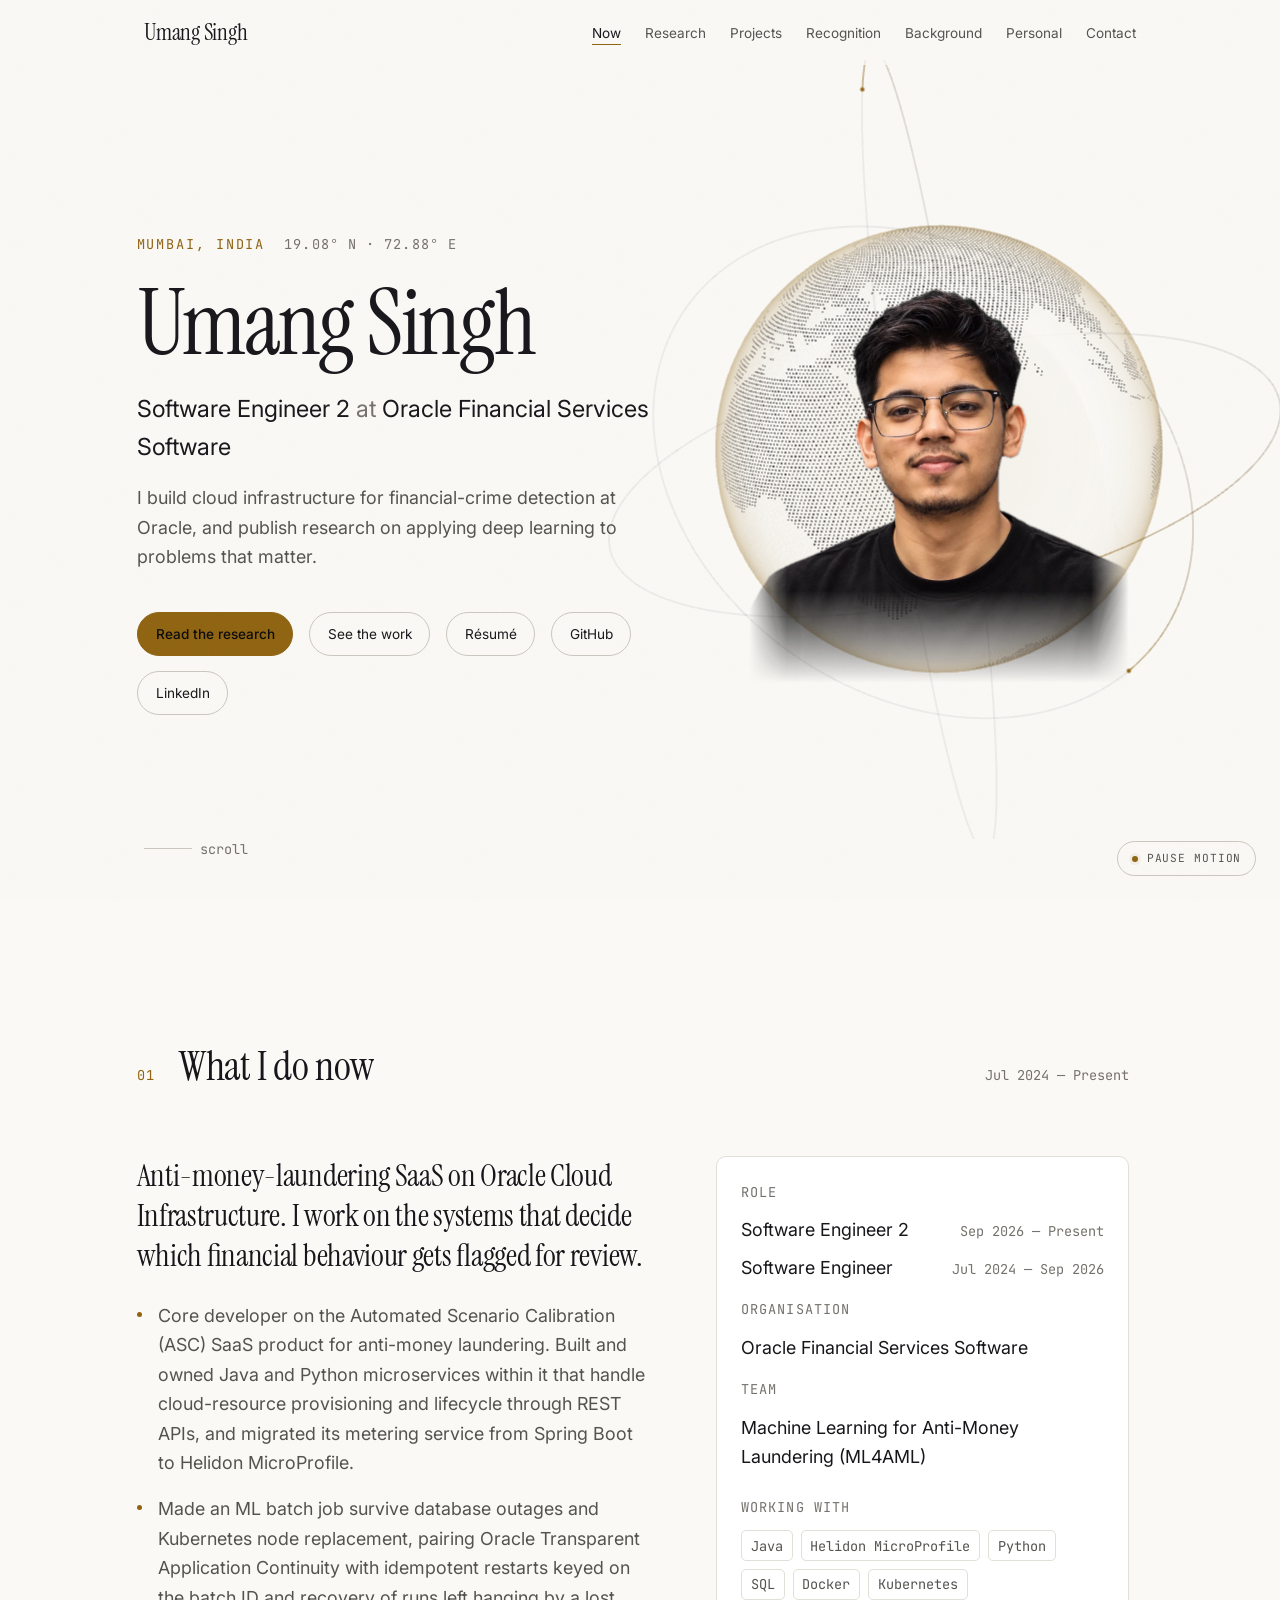
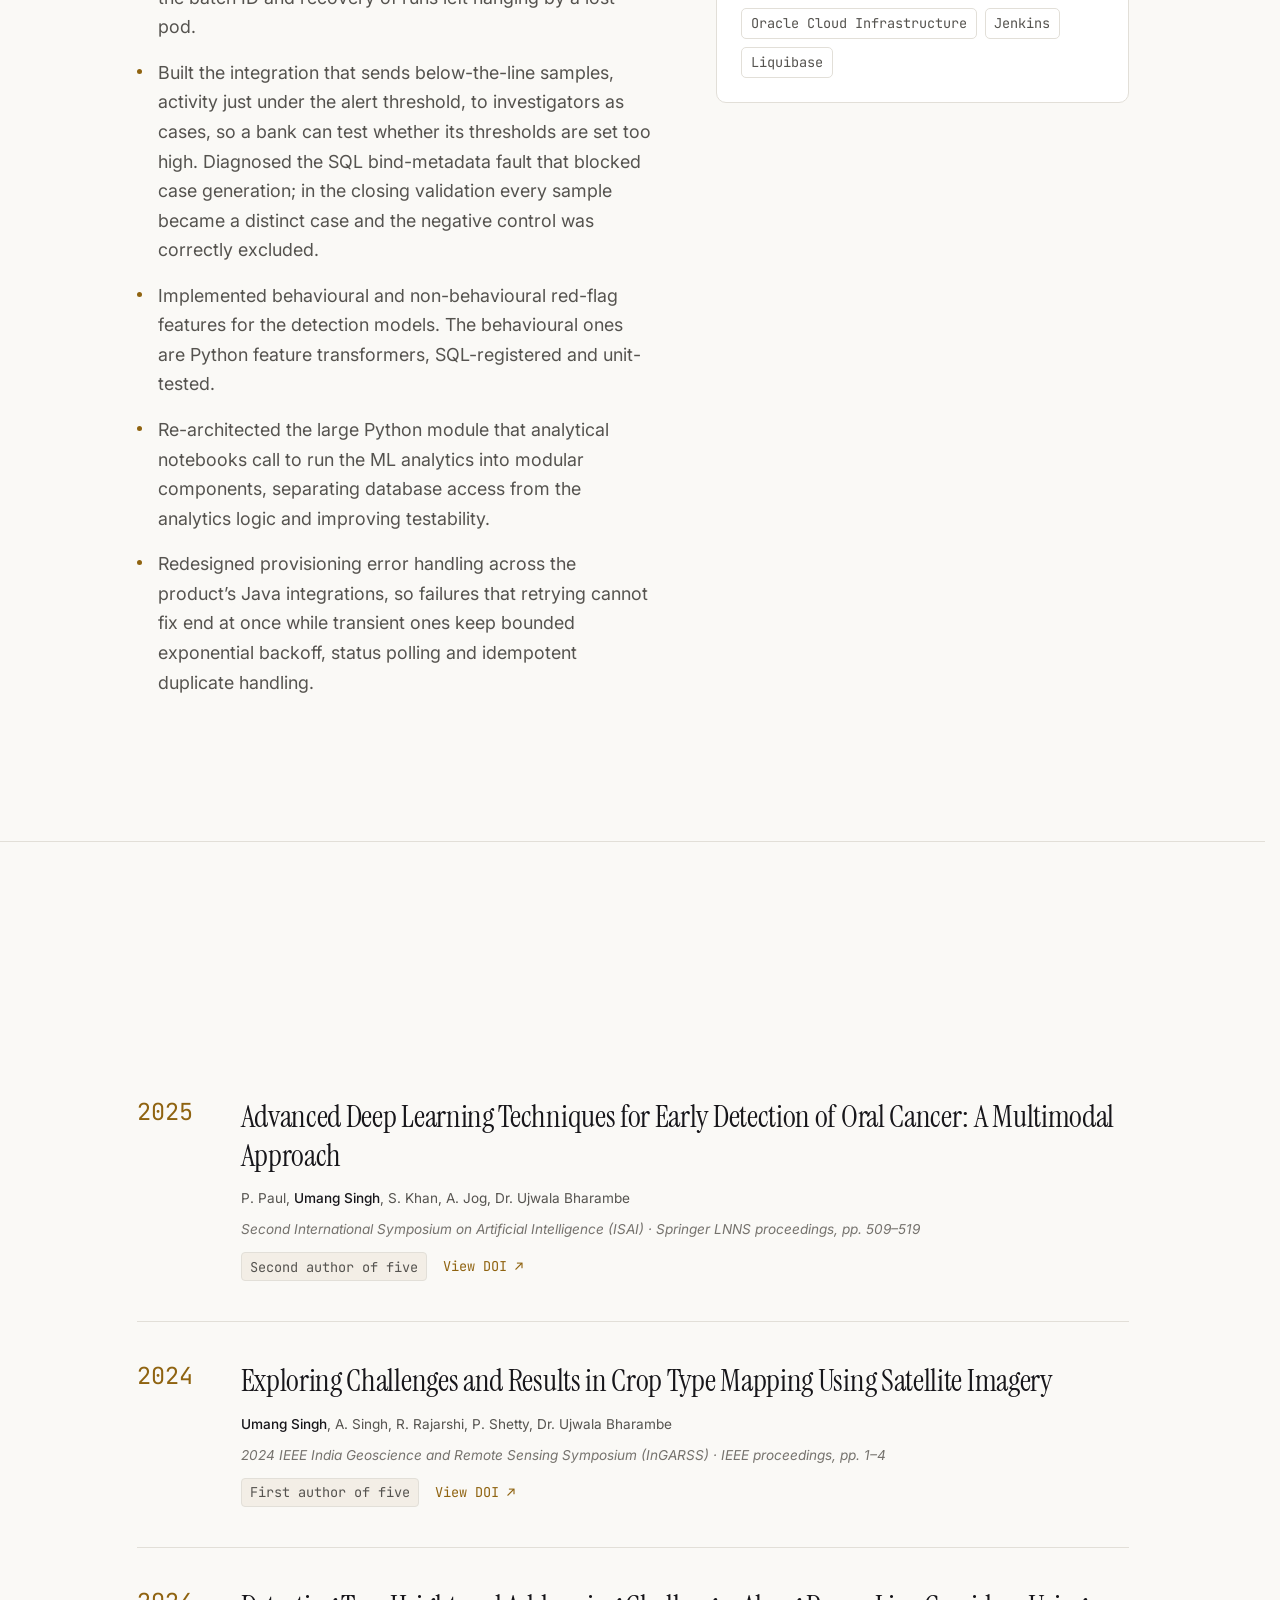
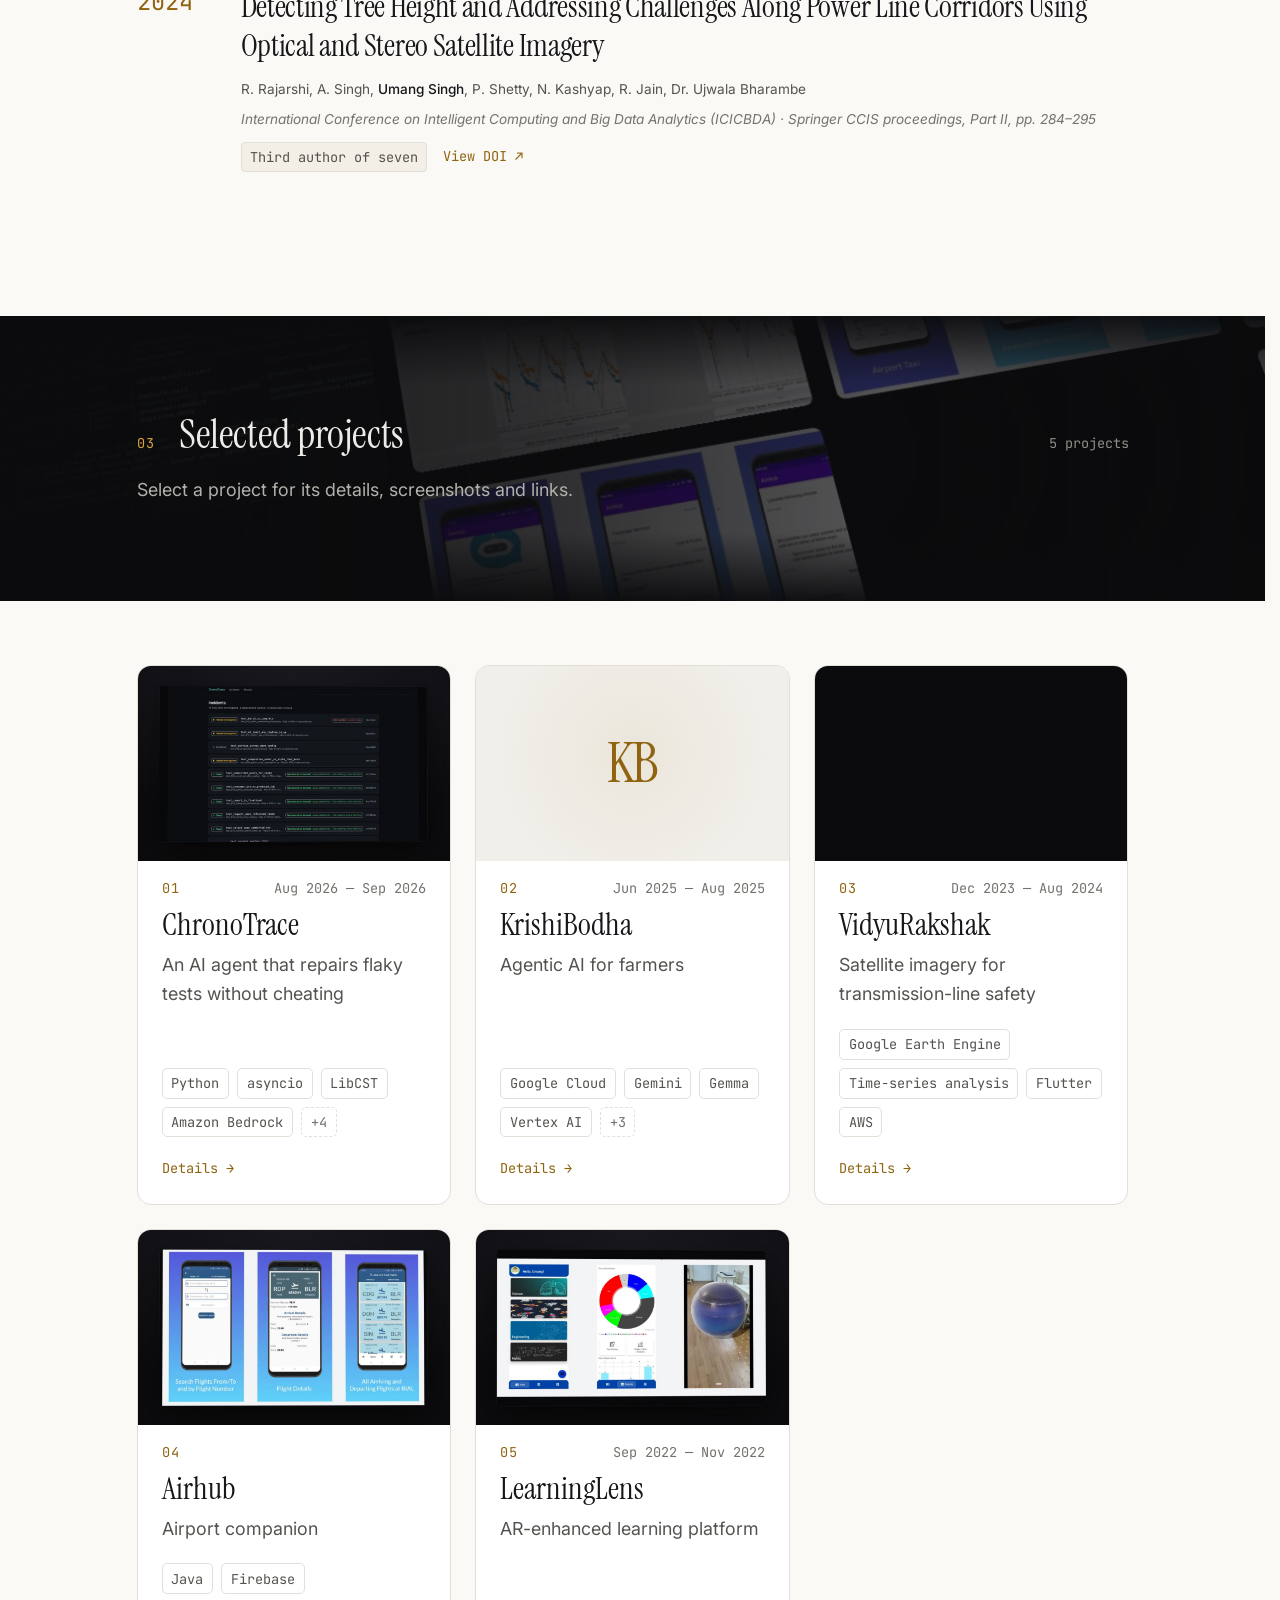
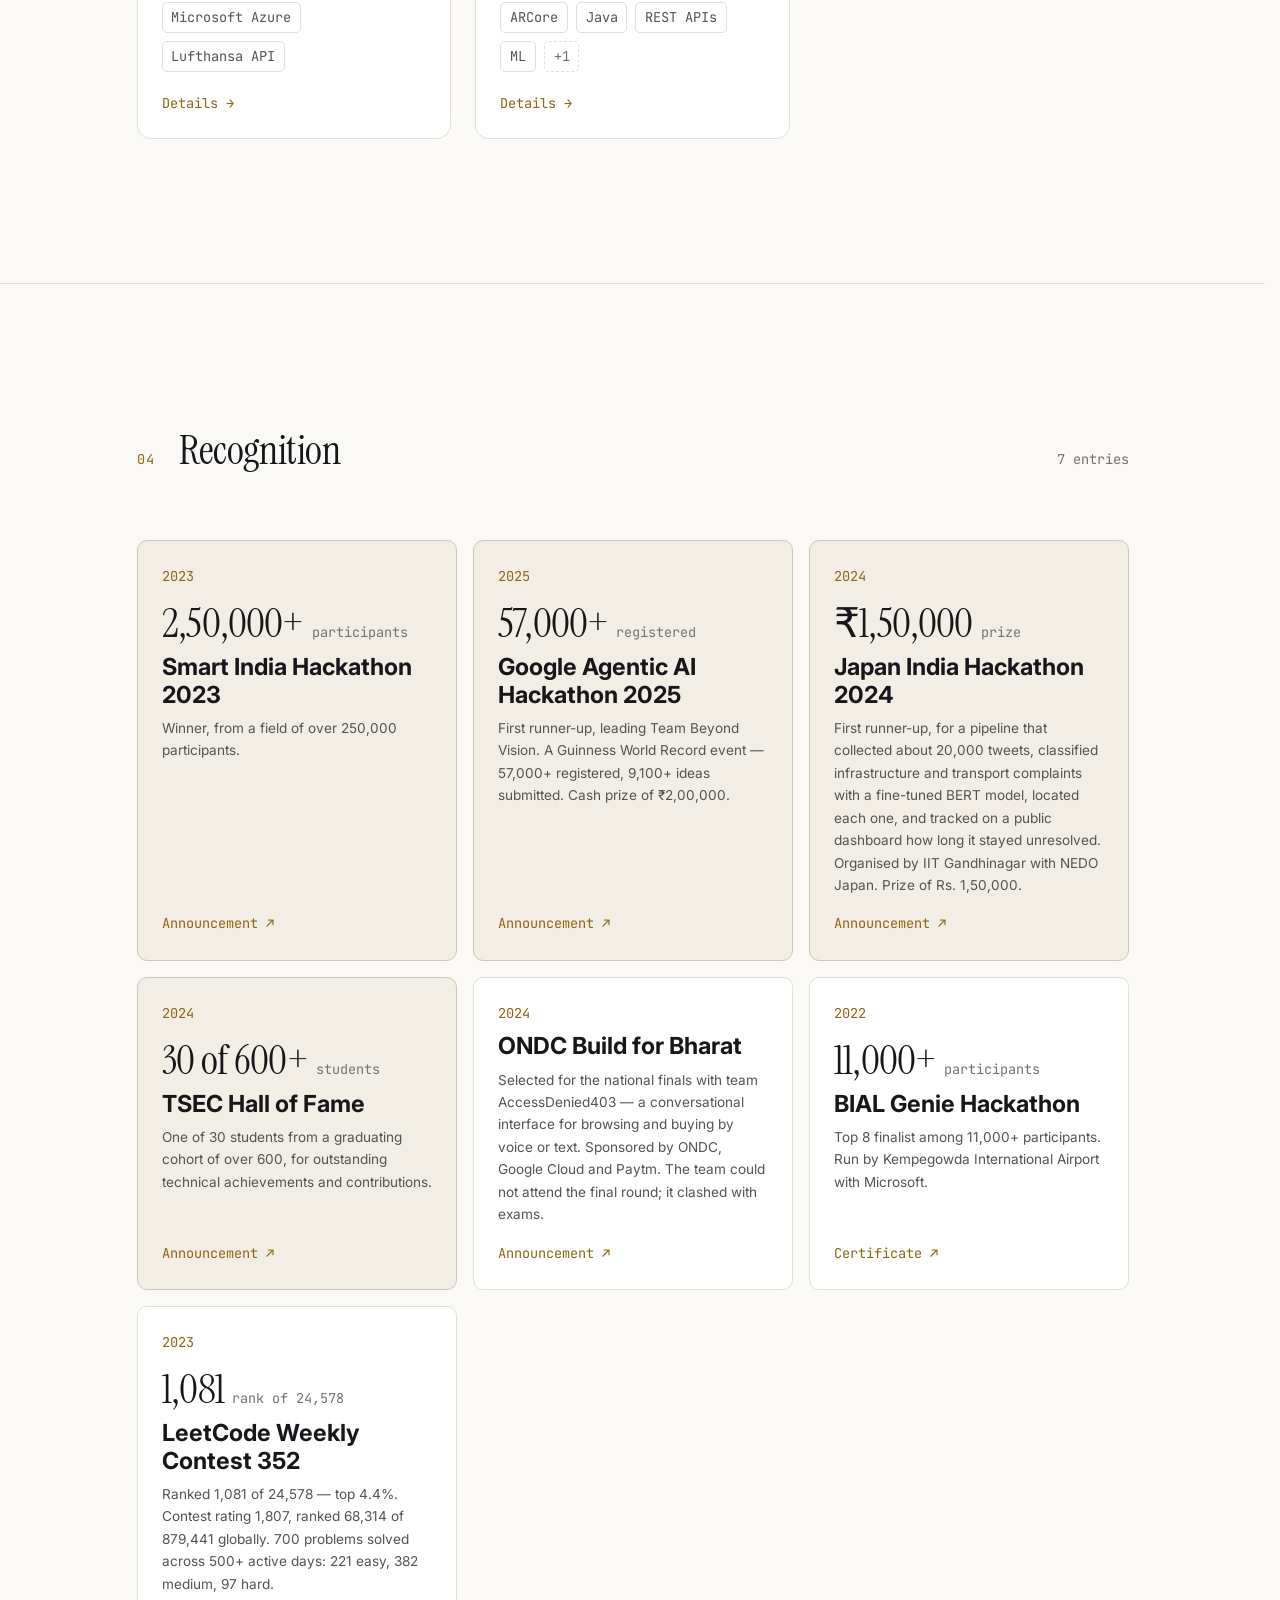
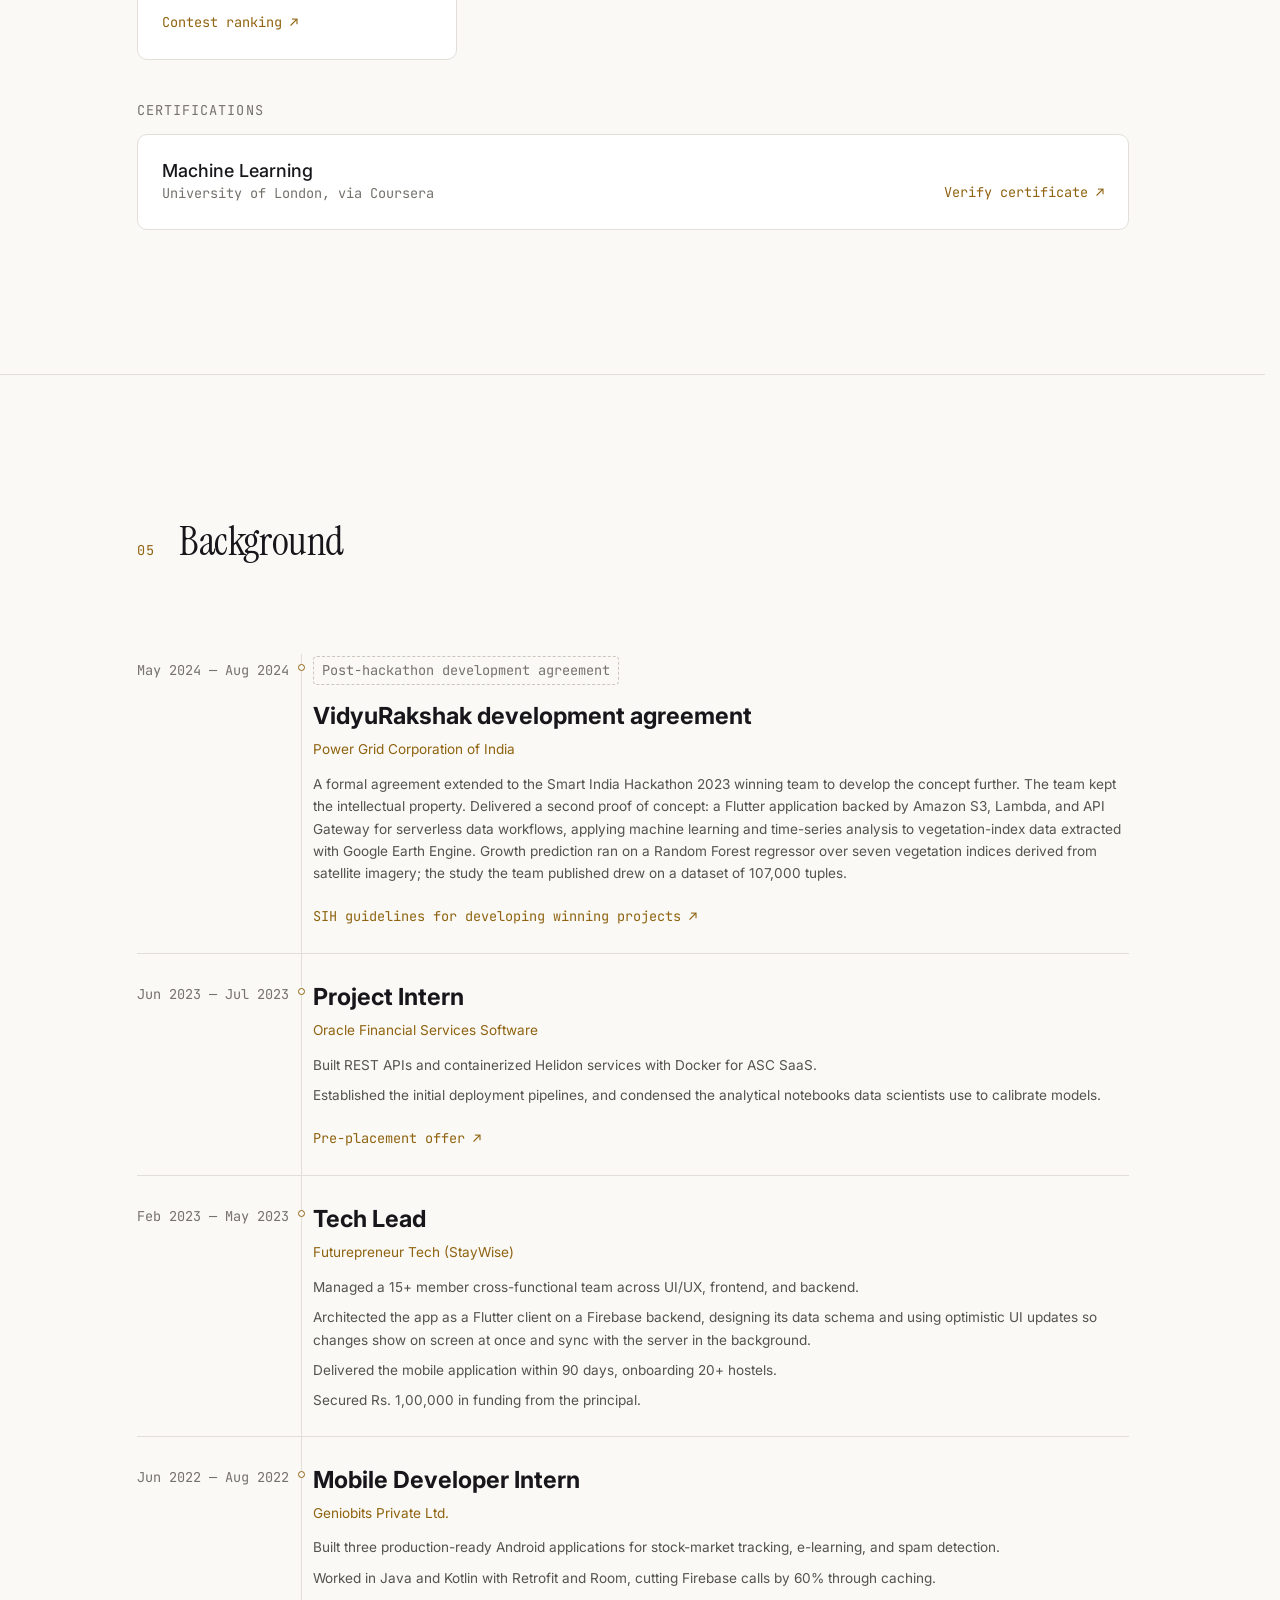
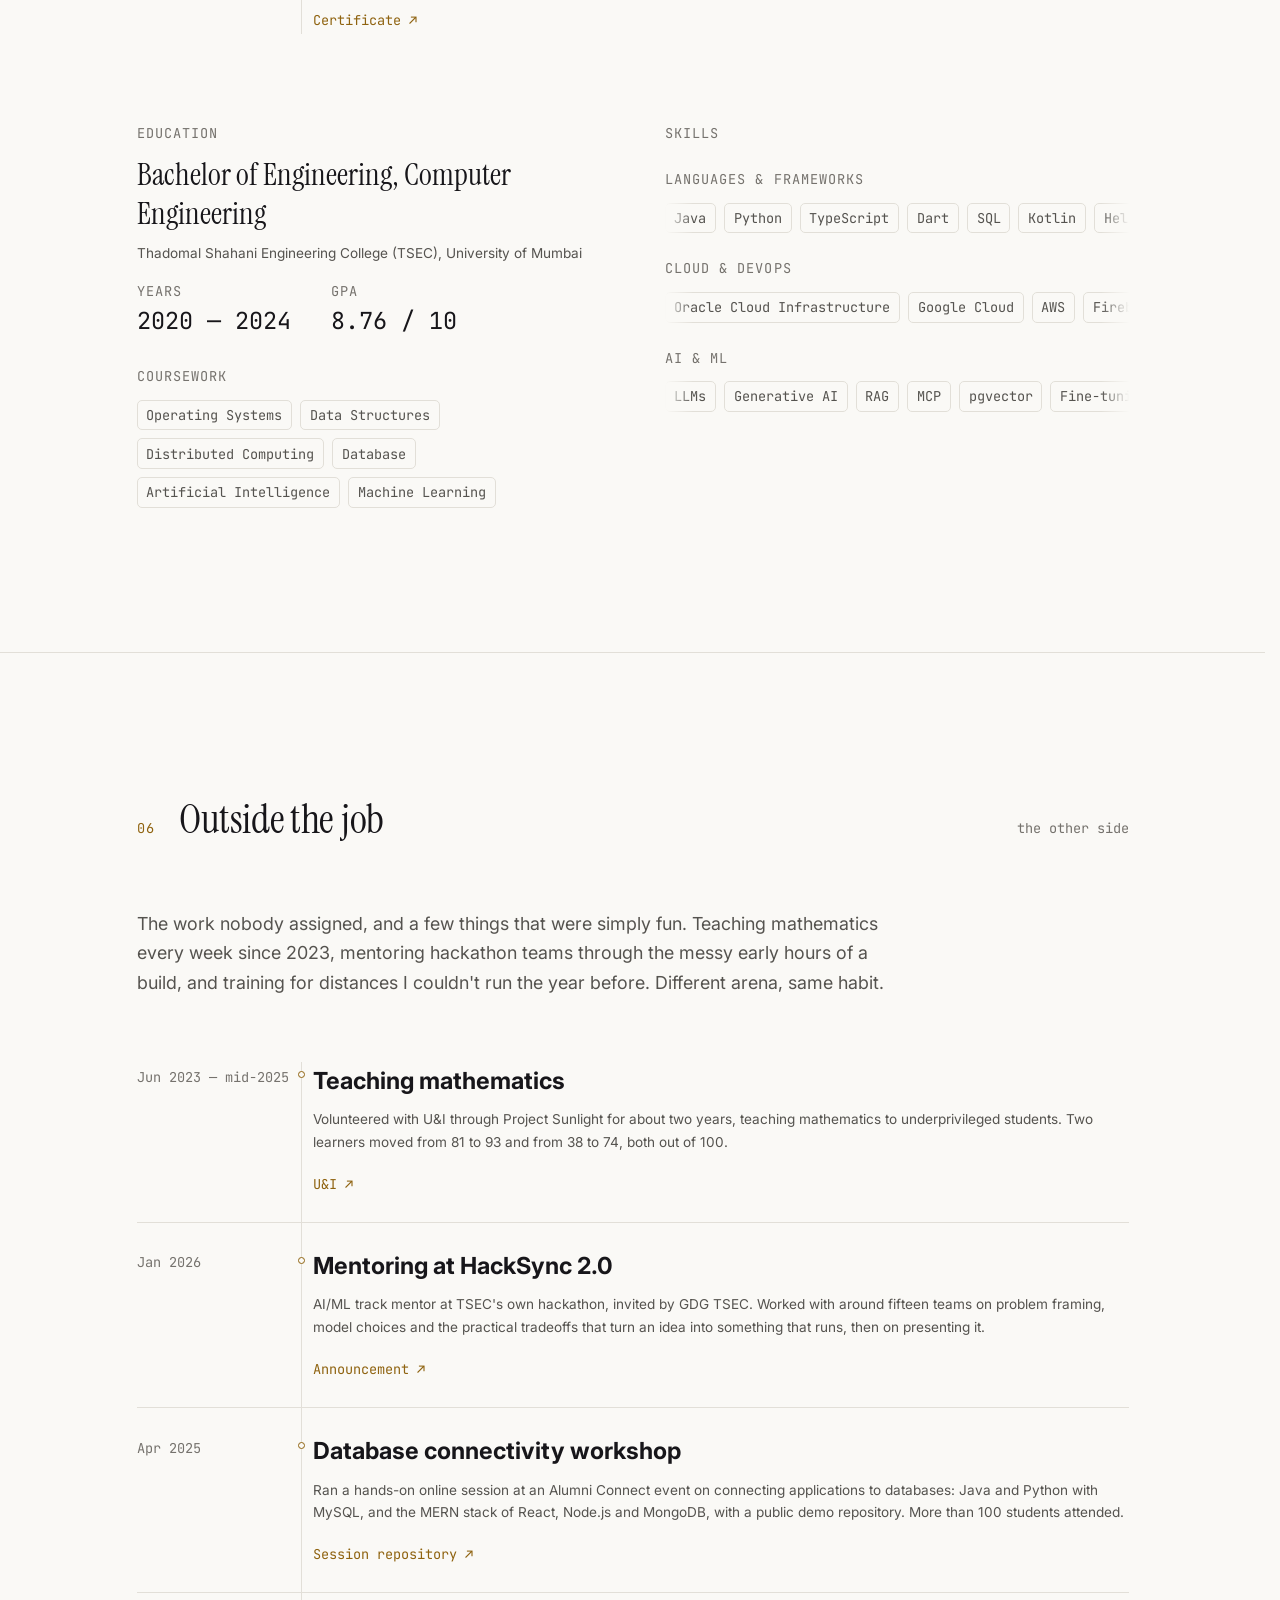
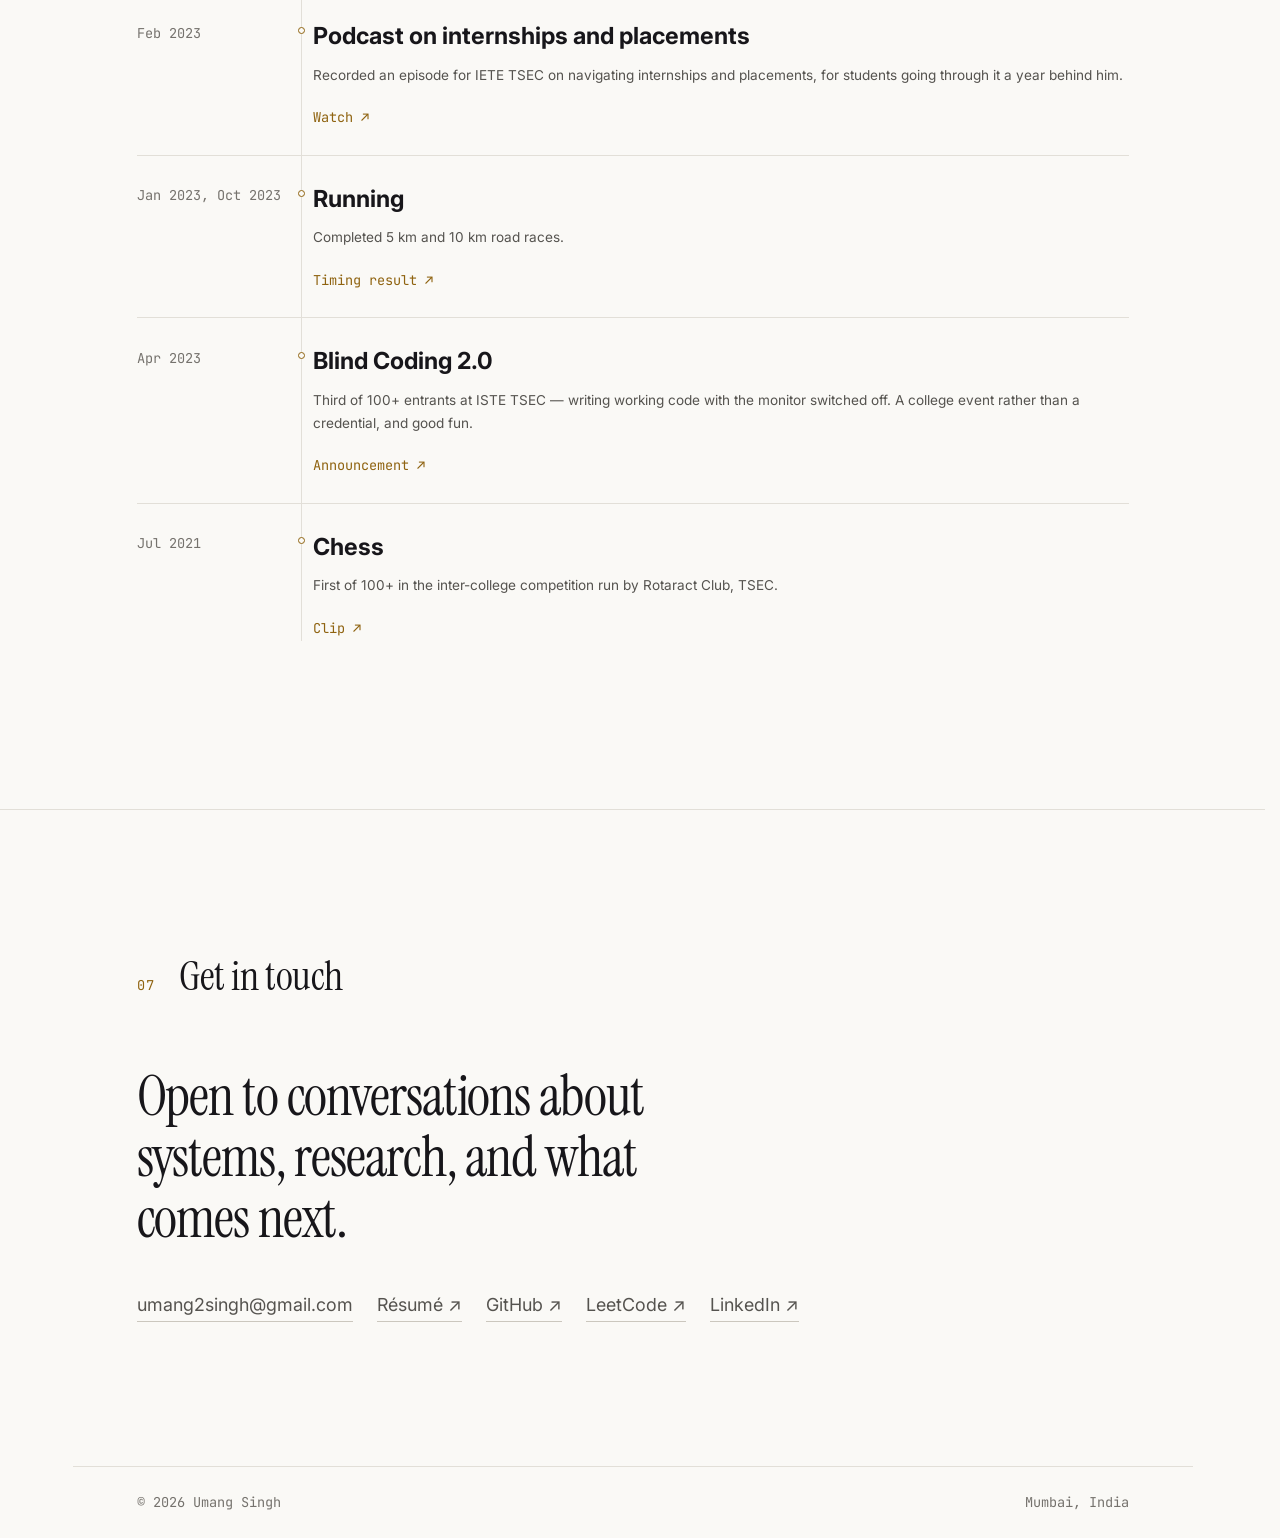
<file: index.html>
<!doctype html>
<html lang="en">
  <head>
    <meta charset="UTF-8" />
    <meta name="viewport" content="width=device-width, initial-scale=1.0" />
    <link rel="icon" type="image/svg+xml" href="/favicon.svg" />
    <link rel="apple-touch-icon" href="/apple-touch-icon.png" />
    <link rel="preload" as="image" href="/portrait.webp" fetchpriority="high" />
    <meta name="theme-color" content="#0b0b0d" media="(prefers-color-scheme: dark)" />
    <meta name="theme-color" content="#faf9f6" media="(prefers-color-scheme: light)" />

    <title>Umang Singh — Software Engineer 2, Oracle</title>
    <meta
      name="description"
      content="Umang Singh is a Software Engineer 2 at Oracle Financial Services Software, building anti-money-laundering SaaS on Oracle Cloud Infrastructure, with three peer-reviewed publications in deep learning and satellite imagery."
    />
    <link rel="canonical" href="https://umang3172.github.io/" />

    <!-- Open Graph -->
    <meta property="og:type" content="profile" />
    <meta property="og:title" content="Umang Singh — Software Engineer 2, Oracle" />
    <meta
      property="og:description"
      content="Cloud infrastructure for financial-crime detection at Oracle. Three peer-reviewed publications. Smart India Hackathon 2023 winner."
    />
    <meta property="og:url" content="https://umang3172.github.io/" />
    <meta property="profile:first_name" content="Umang" />
    <meta property="profile:last_name" content="Singh" />

    <!--
      Preview image. A purpose-built 1200x630 card at the 1.91:1 ratio the
      wide format expects — composed as SVG, rasterised, and re-encoded to
      50 KB. Replaces the square portrait, which was a stopgap after this
      declared `summary_large_image` with no image at all.
    -->
    <meta property="og:image" content="https://umang3172.github.io/og-card.jpg" />
    <meta property="og:image:width" content="1200" />
    <meta property="og:image:height" content="630" />
    <meta property="og:image:alt" content="Umang Singh — Software Engineer 2 at Oracle Financial Services Software" />
    <meta name="twitter:card" content="summary_large_image" />
    <meta name="twitter:image" content="https://umang3172.github.io/og-card.jpg" />

    <link rel="preconnect" href="https://fonts.googleapis.com" />
    <link rel="preconnect" href="https://fonts.gstatic.com" crossorigin />
    <link
      href="https://fonts.googleapis.com/css2?family=Instrument+Serif:ital@0;1&family=Inter:wght@400;500;600&family=JetBrains+Mono:wght@400;500&display=swap"
      rel="stylesheet"
    />

    <!--
      Structured data. This is the part the old Flutter build could not have:
      CanvasKit paints text into a canvas, so a crawler saw an empty shell.
      Here the facts are in the DOM and described to search engines explicitly.
      Every value below is derived from core/profile.md.
    -->
    <script type="application/ld+json">
      {
        "@context": "https://schema.org",
        "@type": "Person",
        "name": "Umang Singh",
        "url": "https://umang3172.github.io/",
        "jobTitle": "Software Engineer 2",
        "email": "mailto:umang2singh@gmail.com",
        "worksFor": {
          "@type": "Organization",
          "name": "Oracle Financial Services Software"
        },
        "alumniOf": {
          "@type": "CollegeOrUniversity",
          "name": "Thadomal Shahani Engineering College, University of Mumbai"
        },
        "address": {
          "@type": "PostalAddress",
          "addressLocality": "Mumbai",
          "addressCountry": "IN"
        },
        "sameAs": [
          "https://github.com/Umang3172",
          "https://www.linkedin.com/in/umang2001/"
        ],
        "knowsAbout": [
          "Cloud infrastructure",
          "Kubernetes",
          "Anti-money laundering systems",
          "Deep learning",
          "Satellite imagery analysis"
        ]
      }
    </script>

    <!--
      Cloudflare Web Analytics. Cookieless, collects no personal data, and so
      needs no consent banner. Reports pageviews, referrers, paths, countries,
      devices and Core Web Vitals — never who visited, because nothing
      legitimate does.

      The token is public by design: it sits in page source and only identifies
      which site a pageview belongs to. It grants no account access.

      Dashboard: dash.cloudflare.com -> Analytics & Logs -> Web Analytics
    -->
    <script
      type="module"
      src="https://static.cloudflareinsights.com/beacon.min.js"
      data-cf-beacon='{"token": "6cdd7b9f3900493287152ae047d2429b"}'
    ></script>
    <script type="module" crossorigin src="/assets/index-Drrm9awe.js"></script>
    <link rel="modulepreload" crossorigin href="/assets/rolldown-runtime-CbXtAM7H.js">
    <link rel="modulepreload" crossorigin href="/assets/motion-b7H1NMUL.js">
    <link rel="modulepreload" crossorigin href="/assets/react-DuQ67bkh.js">
    <link rel="modulepreload" crossorigin href="/assets/gsap-DWxn8li7.js">
    <link rel="stylesheet" crossorigin href="/assets/index-DNU1mfmk.css">
  </head>
  <body>
    <div id="root"></div>
  </body>
</html>
</file>
<file: assets/index-DNU1mfmk.css>
@font-face{font-family:Instrument Serif Fallback;src:local(Georgia),local(Times New Roman),local(Times);size-adjust:77.1%}@font-face{font-family:Inter Fallback;src:local(Helvetica Neue),local(Helvetica);size-adjust:104.8%}@font-face{font-family:Inter Fallback;src:local(Arial),local(Liberation Sans);size-adjust:105.7%}:root{--font-display:"Instrument Serif", "Instrument Serif Fallback", ui-serif, Georgia, serif;--font-body:"Inter", "Inter Fallback", -apple-system, BlinkMacSystemFont, "Segoe UI", sans-serif;--font-mono:"JetBrains Mono", ui-monospace, "SF Mono", Menlo, monospace;--step--1:clamp(.79rem, .77rem + .11vw, .85rem);--step-0:clamp(1rem, .96rem + .2vw, 1.12rem);--step-1:clamp(1.25rem, 1.18rem + .36vw, 1.5rem);--step-2:clamp(1.56rem, 1.44rem + .62vw, 2rem);--step-3:clamp(1.95rem, 1.74rem + 1.05vw, 2.66rem);--step-4:clamp(2.44rem, 2.09rem + 1.73vw, 3.55rem);--step-5:clamp(3.05rem, 2.5rem + 2.75vw, 4.74rem);--space-2xs:.5rem;--space-xs:.75rem;--space-s:1rem;--space-m:1.5rem;--space-l:2.5rem;--space-xl:4rem;--space-2xl:6rem;--space-3xl:9rem;--measure:68ch;--page-max:1120px;--gutter:clamp(1.25rem, 5vw, 4rem);--ease-out:cubic-bezier(.16, 1, .3, 1);--ease-in-out:cubic-bezier(.65, 0, .35, 1);--dur-fast:.18s;--dur-mid:.42s;--dur-slow:.9s;--bg:#0b0b0d;--bg-raised:#131317;--bg-sunken:#08080a;--text:#ecebe8;--text-dim:#a3a19c;--text-faint:#828079;--line:#26262b;--line-strong:#3a3a41;--accent:#d9a441;--accent-dim:#8a6a2c;--accent-wash:#d9a44114}@media (prefers-color-scheme:light){:root{--bg:#faf9f6;--bg-raised:#fff;--bg-sunken:#f1efea;--text:#17161a;--text-dim:#55534f;--text-faint:#75726d;--line:#e2dfd8;--line-strong:#cbc7be;--accent:#8f6310;--accent-dim:#b99548;--accent-wash:#9a6b1212}}*,:before,:after{box-sizing:border-box}*{margin:0}html{-webkit-text-size-adjust:100%;scroll-behavior:smooth;scrollbar-gutter:stable;overflow-x:clip}body{background:var(--bg);color:var(--text);font-family:var(--font-body);font-size:var(--step-0);-webkit-font-smoothing:antialiased;-moz-osx-font-smoothing:grayscale;font-feature-settings:"kern" 1, "liga" 1, "calt" 1;line-height:1.65}img,svg{max-width:100%;display:block}a{color:inherit;text-decoration:none}ul,ol{padding:0;list-style:none}button{font:inherit;color:inherit;cursor:pointer;background:0 0;border:none}:focus-visible{outline:2px solid var(--accent);outline-offset:3px;border-radius:2px}::selection{background:var(--accent);color:var(--bg)}html.lenis,html.lenis body{height:auto}.lenis.lenis-smooth{scroll-behavior:auto!important}.lenis.lenis-stopped{overflow:hidden}@media (prefers-reduced-motion:reduce){html{scroll-behavior:auto}*,:before,:after{scroll-behavior:auto!important;transition-duration:.01ms!important;animation-duration:.01ms!important;animation-iteration-count:1!important}}.sr-only{clip-path:inset(50%);white-space:nowrap;border:0;width:1px;height:1px;margin:-1px;padding:0;position:absolute;overflow:hidden}.split-word{clip-path:inset(-.35em 0 0);padding-bottom:.06em;display:inline-block}.split-word>span{will-change:transform;display:inline-block}.marquee{width:100%;min-width:0;overflow:hidden;-webkit-mask-image:linear-gradient(90deg,#0000,#000 6% 94%,#0000);mask-image:linear-gradient(90deg,#0000,#000 6% 94%,#0000)}.marquee-track{width:max-content;animation:linear infinite marquee;display:flex}.marquee:hover .marquee-track{animation-play-state:paused}.marquee-group{gap:var(--space-2xs);padding-right:var(--space-2xs);flex-shrink:0;display:flex}@keyframes marquee{0%{transform:translate(0,0)}to{transform:translate(-50%)}}.shell{width:100%;max-width:var(--page-max);padding-inline:var(--gutter);margin-inline:auto}.section{padding-block:var(--space-3xl);position:relative}.section+.section{border-top:1px solid var(--line)}.section-head{align-items:baseline;gap:var(--space-m);margin-bottom:var(--space-xl);flex-wrap:wrap;display:flex}.section-index{font-family:var(--font-mono);font-size:var(--step--1);color:var(--accent);letter-spacing:.08em;flex-shrink:0}.section-title{font-family:var(--font-display);font-size:var(--step-3);letter-spacing:-.01em;font-weight:400;line-height:1.1}.section-note{font-size:var(--step--1);color:var(--text-faint);font-family:var(--font-mono);margin-left:auto}.prose{max-width:var(--measure);color:var(--text-dim)}.skip-link{left:var(--gutter);z-index:100;background:var(--accent);color:var(--bg);padding:var(--space-2xs) var(--space-s);font-size:var(--step--1);transition:top var(--dur-fast) var(--ease-out);border-radius:4px;position:absolute;top:-100px}.skip-link:focus{top:var(--space-s)}.nav{inset-inline:0;z-index:50;-webkit-backdrop-filter:blur(14px);background:color-mix(in srgb, var(--bg) 78%, transparent);transition:border-color var(--dur-mid) var(--ease-out), background var(--dur-mid) var(--ease-out);border-bottom:1px solid #0000;position:fixed;top:0}.nav[data-scrolled=true]{border-bottom-color:var(--line)}.nav-inner{justify-content:space-between;align-items:center;gap:var(--space-m);height:64px;display:flex}.nav-mark{font-family:var(--font-display);font-size:var(--step-1);letter-spacing:-.01em;white-space:nowrap}.nav-links{gap:var(--space-m);align-items:center;display:flex}.nav-link{font-size:var(--step--1);color:var(--text-dim);transition:color var(--dur-fast) var(--ease-out);white-space:nowrap;padding-block:4px;position:relative}.nav-link:after{content:"";background:var(--accent);transform-origin:0;height:1px;transition:transform var(--dur-mid) var(--ease-out);position:absolute;bottom:0;left:0;right:0;transform:scaleX(0)}.nav-link:hover{color:var(--text)}.nav-link:hover:after,.nav-link[aria-current=true]:after{transform:scaleX(1)}.nav-link[aria-current=true]{color:var(--text)}.nav-toggle{font-family:var(--font-mono);font-size:var(--step--1);color:var(--text-dim);border:1px solid var(--line-strong);transition:border-color var(--dur-fast) var(--ease-out), color var(--dur-fast) var(--ease-out);border-radius:999px;padding:.35rem .85rem;display:none}.nav-toggle:hover{border-color:var(--accent);color:var(--text)}.nav-panel{border-top:1px solid var(--line);background:var(--bg);padding:var(--space-s) var(--gutter) var(--space-m)}.nav-panel ul{gap:var(--space-2xs);display:grid}.nav-panel-link{padding:var(--space-2xs) 0;font-size:var(--step-1);color:var(--text-dim);border-bottom:1px solid var(--line);display:block}.nav-panel-link[aria-current=true]{color:var(--accent)}@media (width<=720px){.nav-links{display:none}.nav-toggle{display:inline-block}}@media (width>=721px){.nav-panel{display:none}}.hero{min-height:100svh;padding-block:var(--space-3xl) var(--space-2xl);flex-direction:column;justify-content:center;display:flex;position:relative}.hero-grid{gap:var(--space-xl);grid-template-columns:minmax(0,1.15fr) minmax(0,.85fr);align-items:center;width:100%;display:grid}.hero-copy{min-width:0}.hero-portrait{justify-self:end;width:min(100%,380px);position:relative}.hero-portrait:before{content:"";background:radial-gradient(circle at 50% 40%, var(--accent-wash) 0%, transparent 70%);z-index:0;border-radius:50% 50% 46% 46%/55% 55% 45% 45%;position:absolute;inset:8% 6% 0}.hero-portrait img{z-index:1;width:100%;height:auto;position:relative}@media (width<=860px){.hero-grid{gap:var(--space-m);grid-template-columns:1fr}.hero-portrait{width:min(46%,190px);margin-block:var(--space-m) var(--space-s);grid-row:1;justify-self:center}.hero{padding-block:calc(64px + var(--space-l)) var(--space-l)}}.hero-eyebrow{font-family:var(--font-mono);font-size:var(--step--1);color:var(--accent);letter-spacing:.14em;text-transform:uppercase;margin-bottom:var(--space-m);flex-wrap:wrap;gap:.35em 1.4em;display:flex}.hero-coords{color:var(--text-faint);letter-spacing:.08em}.hero-name{font-family:var(--font-display);letter-spacing:-.025em;margin-bottom:var(--space-m);font-size:clamp(3.1rem,1.5rem + 5.2vw,6.6rem);font-weight:400;line-height:.95}.hero-role{font-size:var(--step-1);color:var(--text);margin-bottom:var(--space-s)}.hero-role .at{color:var(--text-faint)}.hero-tagline{font-size:var(--step-0);color:var(--text-dim);max-width:54ch;margin-bottom:var(--space-l)}.hero-actions{gap:var(--space-s);flex-wrap:wrap;align-items:center;display:flex}.hero-scroll{bottom:var(--space-l);left:max(var(--gutter), calc(50vw - var(--page-max) / 2 + var(--gutter)));font-family:var(--font-mono);font-size:var(--step--1);color:var(--text-faint);align-items:center;gap:var(--space-2xs);display:flex;position:absolute}.hero-scroll .rule{background:var(--line-strong);width:48px;height:1px;display:block;position:relative;overflow:hidden}.hero-scroll .rule:after{content:"";background:var(--accent);animation:sweep 2.4s var(--ease-in-out) infinite;position:absolute;inset:0;transform:translate(-100%)}@keyframes sweep{0%{transform:translate(-100%)}55%{transform:translate(0)}to{transform:translate(100%)}}@media (width<=860px){.hero-scroll{display:none}}.btn{align-items:center;gap:var(--space-2xs);border:1px solid var(--line-strong);font-size:var(--step--1);color:var(--text);transition:border-color var(--dur-fast) var(--ease-out), background var(--dur-fast) var(--ease-out), transform var(--dur-fast) var(--ease-out);border-radius:999px;padding:.6rem 1.1rem;display:inline-flex}.btn:hover{border-color:var(--accent);background:var(--accent-wash);transform:translateY(-1px)}.btn-primary{background:var(--accent);border-color:var(--accent);color:#0b0b0d;font-weight:500}.btn-primary:hover{background:var(--accent);filter:brightness(1.08)}.now-grid{gap:var(--space-xl);grid-template-columns:minmax(0,1.25fr) minmax(0,1fr);align-items:start;display:grid}@media (width<=860px){.now-grid{gap:var(--space-l);grid-template-columns:1fr}}.now-summary{font-family:var(--font-display);font-size:var(--step-2);letter-spacing:-.01em;margin-bottom:var(--space-m);line-height:1.3}.point-list{gap:var(--space-s);display:grid}.point{gap:var(--space-s);color:var(--text-dim);font-size:var(--step-0);grid-template-columns:auto 1fr;display:grid}.point-bullet{background:var(--accent);border-radius:50%;flex-shrink:0;width:5px;height:5px;margin-top:.62em}.meta-card{border:1px solid var(--line);padding:var(--space-m);background:var(--bg-raised);border-radius:10px}.meta-label{font-family:var(--font-mono);font-size:var(--step--1);color:var(--text-faint);letter-spacing:.08em;text-transform:uppercase;margin-bottom:var(--space-xs)}.meta-period{font-family:var(--font-mono);font-size:var(--step-0);color:var(--text)}.meta-titles{gap:var(--space-2xs);padding:0;list-style:none;display:grid}.meta-titles li{justify-content:space-between;align-items:baseline;column-gap:var(--space-s);flex-wrap:wrap;display:flex}.meta-titles .meta-period{font-size:var(--step--1);color:var(--text-faint)}.tags{gap:var(--space-2xs);flex-wrap:wrap;display:flex}.tag{font-family:var(--font-mono);font-size:var(--step--1);color:var(--text-dim);border:1px solid var(--line);transition:border-color var(--dur-fast) var(--ease-out), color var(--dur-fast) var(--ease-out);border-radius:5px;padding:.2rem .55rem}.tag:hover{border-color:var(--accent-dim);color:var(--text)}.pub-list{gap:var(--space-l);display:grid}.pub{gap:var(--space-m);padding-bottom:var(--space-l);border-bottom:1px solid var(--line);grid-template-columns:5rem minmax(0,1fr);display:grid}.pub:last-child{border-bottom:none;padding-bottom:0}@media (width<=720px){.pub{gap:var(--space-xs);grid-template-columns:1fr}}.pub-year{font-family:var(--font-mono);font-size:var(--step-1);color:var(--accent);line-height:1.2}.pub-title{font-family:var(--font-display);font-size:var(--step-2);letter-spacing:-.01em;margin-bottom:var(--space-xs);font-weight:400;line-height:1.25}.pub-authors{font-size:var(--step--1);color:var(--text-dim);margin-bottom:var(--space-2xs)}.pub-authors strong{color:var(--text);font-weight:500}.pub-venue{font-size:var(--step--1);color:var(--text-faint);font-style:italic}.pub-foot{gap:var(--space-s);margin-top:var(--space-xs);flex-wrap:wrap;align-items:center;display:flex}.pub-position{font-family:var(--font-mono);font-size:var(--step--1);color:var(--text-dim);background:var(--accent-wash);border:1px solid var(--line);border-radius:4px;padding:.15rem .5rem}.doi-link{font-family:var(--font-mono);font-size:var(--step--1);color:var(--accent);transition:border-color var(--dur-fast) var(--ease-out);border-bottom:1px solid #0000}.doi-link:hover{border-bottom-color:var(--accent)}.pmodal-grid>*,.now-grid>*,.pub>*,.tl-item>*{min-width:0}.project-name{font-family:var(--font-display);font-size:var(--step-3);letter-spacing:-.02em;margin-bottom:var(--space-2xs);font-weight:400;line-height:1.05}.project-blurb{color:var(--text-faint);font-size:var(--step-0)}.project-period{font-family:var(--font-mono);font-size:var(--step--1);color:var(--text-faint);margin-top:var(--space-2xs)}.project-detail{color:var(--text-dim);margin-bottom:var(--space-m)}.project-context{align-items:baseline;gap:var(--space-2xs);font-family:var(--font-mono);font-size:var(--step--1);color:var(--accent);margin-bottom:var(--space-s);grid-template-columns:14px minmax(0,1fr);line-height:1.5;display:grid}.project-context:before{content:"";background:var(--accent);height:1px;transform:translateY(-.3em)}.timeline{gap:0;display:grid;position:relative}.tl-item{gap:var(--space-m);padding-block:var(--space-m);border-bottom:1px solid var(--line);grid-template-columns:9.5rem minmax(0,1fr);display:grid}.tl-item:last-child{border-bottom:none}@media (width<=720px){.tl-item{gap:var(--space-2xs);grid-template-columns:1fr}}.tl-period{font-family:var(--font-mono);font-size:var(--step--1);color:var(--text-faint);padding-top:.35em}.tl-role{font-size:var(--step-1);margin-bottom:.1em}.tl-org{font-size:var(--step--1);color:var(--accent);margin-bottom:var(--space-xs)}.tl-points{gap:var(--space-2xs);color:var(--text-dim);font-size:var(--step--1);display:grid}.tl-kind{font-family:var(--font-mono);font-size:var(--step--1);color:var(--text-faint);border:1px dashed var(--line-strong);margin-bottom:var(--space-xs);border-radius:4px;padding:.15rem .5rem;display:inline-block}.award-grid{gap:var(--space-s);grid-template-columns:repeat(auto-fill,minmax(min(100%,260px),1fr));display:grid}.award{border:1px solid var(--line);padding:var(--space-m);background:var(--bg-raised);gap:var(--space-2xs);transition:border-color var(--dur-mid) var(--ease-out), transform var(--dur-mid) var(--ease-out);will-change:transform;border-radius:10px;flex-direction:column;display:flex}.award:hover{border-color:var(--accent-dim);transform:translateY(-2px)}.award[data-weight=major]{border-color:var(--line-strong);background:var(--accent-wash)}.award-year{font-family:var(--font-mono);font-size:var(--step--1);color:var(--accent)}.award-title{font-size:var(--step-1);line-height:1.2}.award-detail{font-size:var(--step--1);color:var(--text-dim)}.award-evidence{padding-top:var(--space-2xs);font-family:var(--font-mono);font-size:var(--step--1);color:var(--accent);transition:border-color var(--dur-fast) var(--ease-out);border-bottom:1px solid #0000;align-self:flex-start;margin-top:auto}.award-evidence:hover{border-bottom-color:var(--accent)}.certs{margin-top:var(--space-l)}.certs ul{gap:var(--space-s);display:grid}.cert{justify-content:space-between;align-items:center;gap:var(--space-m);border:1px solid var(--line);padding:var(--space-m);background:var(--bg-raised);border-radius:10px;flex-wrap:wrap;display:flex}.cert-title{font-size:var(--step-0);font-weight:500;line-height:1.3}.cert-issuer{font-size:var(--step--1);color:var(--text-faint);font-family:var(--font-mono)}.edu-grid{gap:var(--space-xl);grid-template-columns:minmax(0,1fr) minmax(0,1fr);display:grid}.edu-grid>*{min-width:0}@media (width<=860px){.edu-grid{gap:var(--space-l);grid-template-columns:1fr}}.edu-degree{font-family:var(--font-display);font-size:var(--step-2);margin-bottom:var(--space-2xs);font-weight:400;line-height:1.25}.edu-inst{color:var(--text-dim);font-size:var(--step--1);margin-bottom:var(--space-s)}.edu-facts{gap:var(--space-l);margin-bottom:var(--space-m);flex-wrap:wrap;display:flex}.edu-fact-label{font-family:var(--font-mono);font-size:var(--step--1);color:var(--text-faint);text-transform:uppercase;letter-spacing:.08em}.edu-fact-value{font-family:var(--font-mono);font-size:var(--step-1);color:var(--text)}.skill-group{margin-bottom:var(--space-m)}.skill-group:last-child{margin-bottom:0}.skill-group-name{font-family:var(--font-mono);font-size:var(--step--1);color:var(--text-faint);text-transform:uppercase;letter-spacing:.08em;margin-bottom:var(--space-xs)}.contact{text-align:left}.contact-line{font-family:var(--font-display);font-size:var(--step-4);letter-spacing:-.02em;margin-bottom:var(--space-l);max-width:22ch;font-weight:400;line-height:1.1}.contact-links{gap:var(--space-m);flex-wrap:wrap;display:flex}.contact-link{align-items:center;gap:var(--space-2xs);font-size:var(--step-0);color:var(--text-dim);border-bottom:1px solid var(--line-strong);transition:color var(--dur-fast) var(--ease-out), border-color var(--dur-fast) var(--ease-out);padding-bottom:2px;display:inline-flex}.contact-link:hover{color:var(--accent);border-bottom-color:var(--accent)}.footer{border-top:1px solid var(--line);padding-block:var(--space-m);justify-content:space-between;gap:var(--space-s);font-family:var(--font-mono);font-size:var(--step--1);color:var(--text-faint);flex-wrap:wrap;display:flex}.progress{transform-origin:0;background:var(--accent);z-index:60;width:100%;height:2px;position:fixed;top:0;left:0}@media (width>=1600px){:root{--page-max:1320px;--gutter:5rem}.hero-portrait{width:min(100%,440px)}}@media (width>=2200px){:root{--page-max:1520px;--step-0:1.19rem;--step-5:5.6rem}}@media (hover:none){.marquee:hover .marquee-track{animation-play-state:running}.award:hover{transform:none}}.intro{z-index:200;background:var(--bg-sunken);justify-content:center;align-items:center;gap:var(--space-m);flex-direction:column;display:flex;position:fixed;inset:0}.intro-inner{font-family:var(--font-display);font-size:var(--step-4);letter-spacing:-.02em;line-height:1;display:flex;overflow:hidden}.intro-inner>span{white-space:pre;will-change:transform;display:inline-block}.intro-rule{background:var(--accent);transform-origin:0;width:min(46vw,320px);height:1px}.award-figure{align-items:baseline;gap:var(--space-2xs);margin-block:var(--space-2xs) 0;flex-wrap:wrap;display:flex}.countup{font-family:var(--font-display);font-size:var(--step-3);color:var(--text);font-variant-numeric:tabular-nums;letter-spacing:-.02em;line-height:1}.award-figure-label{font-family:var(--font-mono);font-size:var(--step--1);color:var(--text-faint)}.award{position:relative;overflow:hidden}.award:after{content:"";pointer-events:none;opacity:0;transition:opacity var(--dur-mid) var(--ease-out);background:radial-gradient(260px circle at var(--mx,50%) var(--my,50%), color-mix(in srgb, var(--accent) 13%, transparent), transparent 65%);position:absolute;inset:0}.award:hover:after{opacity:1}@media (hover:none){.award:after{display:none}}.project-links{gap:var(--space-m);margin-top:var(--space-s);flex-wrap:wrap;display:flex}.gallery{gap:var(--space-xs);margin-top:var(--space-m);padding-bottom:var(--space-2xs);scroll-snap-type:x mandatory;scrollbar-width:thin;grid-auto-columns:minmax(190px,1fr);grid-auto-flow:column;display:grid;overflow-x:auto}.gallery>li{scroll-snap-align:start}.gallery-thumb{border:1px solid var(--line);background:var(--bg-sunken);cursor:zoom-in;width:100%;transition:border-color var(--dur-fast) var(--ease-out), transform var(--dur-fast) var(--ease-out);border-radius:8px;padding:0;display:block;overflow:hidden}.gallery-thumb:hover{border-color:var(--accent-dim);transform:translateY(-2px)}.gallery-thumb img{object-fit:cover;object-position:top left;width:100%;height:118px;display:block}.lightbox{z-index:150;background:color-mix(in srgb, var(--bg-sunken) 94%, transparent);-webkit-backdrop-filter:blur(6px);cursor:zoom-out;place-items:center;padding:clamp(1rem,5vw,4rem);display:grid;position:fixed;inset:0}.lightbox img{object-fit:contain;border:1px solid var(--line);cursor:default;border-radius:8px;max-width:100%;max-height:78vh}.lightbox-close{top:var(--space-m);right:var(--space-m);font-family:var(--font-mono);font-size:var(--step--1);color:var(--text-dim);border:1px solid var(--line-strong);border-radius:999px;padding:.35rem .85rem;position:absolute}.lightbox-close:hover{color:var(--text);border-color:var(--accent)}.lightbox-nav{bottom:var(--space-l);align-items:center;gap:var(--space-m);font-family:var(--font-mono);font-size:var(--step--1);color:var(--text-dim);cursor:default;display:flex;position:absolute}.lightbox-nav button{border:1px solid var(--line-strong);width:34px;height:34px;color:var(--text);border-radius:50%}.lightbox-nav button:hover{border-color:var(--accent)}.globe{aspect-ratio:1;z-index:0;pointer-events:none;opacity:0;width:205%;transition:opacity 1.8s var(--ease-out);position:absolute;top:44%;left:50%;transform:translate(-50%,-50%)}.globe.is-ready{opacity:1}.globe>canvas{width:100%;height:100%;display:block}.hero-portrait img{-webkit-mask-composite:source-in;-webkit-mask-image:linear-gradient(#000 78%,#0000 100%),linear-gradient(90deg,#0000 0,#000 10% 90%,#0000 100%);mask-image:linear-gradient(#000 78%,#0000 100%),linear-gradient(90deg,#0000 0,#000 10% 90%,#0000 100%);-webkit-mask-composite:source-in;mask-composite:intersect}.section--projects{padding-top:0}.section+.section--projects{border-top:0}.reel-band{--text:#ecebe8;--text-dim:#b3b1ac;--text-faint:#908e87;--accent:#d9a441;--line:#ffffff21;isolation:isolate;color:var(--text);padding-block:var(--space-2xl);margin-bottom:var(--space-xl);background:#0b0b0d;align-items:center;display:flex;position:relative;overflow:hidden}.reel-band>.shell{position:relative}.reel-band .section-head{margin-bottom:var(--space-s)}.reel-band-video{object-fit:cover;z-index:-2;opacity:.6;width:100%;height:100%;position:absolute;inset:0}.reel-band-shade{z-index:-1;background:linear-gradient(90deg,#0b0b0df2 0%,#0b0b0dbd 44%,#0b0b0d33 100%),linear-gradient(#0b0b0de6 0%,#0000 24% 76%,#0b0b0deb 100%);position:absolute;inset:0}.reel-hint{color:var(--text-dim);font-size:var(--step-0);max-width:34rem}.pgrid{gap:var(--space-m);grid-template-columns:repeat(3,minmax(0,1fr));display:grid}@media (width<=1000px){.pgrid{grid-template-columns:repeat(2,minmax(0,1fr))}}@media (width<=600px){.pgrid{gap:var(--space-s);grid-template-columns:minmax(0,1fr)}}.pgrid-item{display:flex}.pgrid-item>.pcard{flex:1}.pcard{border:1px solid var(--line);background:var(--bg-raised);scroll-margin-top:calc(64px + var(--space-l));transition:border-color var(--dur-fast) var(--ease-out), transform var(--dur-mid) var(--ease-out);border-radius:14px;flex-direction:column;display:flex;position:relative;overflow:hidden}.pcard:hover,.pcard:focus-within{border-color:var(--accent-dim);transform:translateY(-3px)}.pcard-cover{aspect-ratio:16/10;background:#0b0b0d;place-items:center;display:grid;overflow:hidden}.pcard-cover img{object-fit:cover;width:100%;height:100%;transition:transform .7s var(--ease-out);display:block}.pcard:hover .pcard-cover img{transform:scale(1.04)}.pcard-mono{font-family:var(--font-display);font-size:var(--step-4);color:var(--accent);letter-spacing:-.02em}.pcard-cover:not(:has(img)){background:radial-gradient(circle at 50% 45%, var(--accent-wash) 0%, transparent 70%), var(--bg-sunken)}.pcard-body{gap:var(--space-2xs);padding:var(--space-s) var(--space-m) var(--space-m);flex-direction:column;flex:1;display:flex}.pcard-meta{justify-content:space-between;gap:var(--space-xs);font-family:var(--font-mono);font-size:var(--step--1);color:var(--text-faint);display:flex}.pcard-num{color:var(--accent);letter-spacing:.08em}.pcard-name{font-family:var(--font-display);font-size:var(--step-2);letter-spacing:-.01em;font-weight:400;line-height:1.1}.pcard-open{text-align:left;color:inherit;cursor:pointer;padding:0}.pcard-open:after{content:"";z-index:1;position:absolute;inset:0}.pcard-open:focus-visible{outline:none}.pcard:has(.pcard-open:focus-visible){outline:2px solid var(--accent);outline-offset:2px}.pcard-blurb{color:var(--text-dim);font-size:var(--step-0)}.pcard .tags{padding-top:var(--space-xs);margin-top:auto}.tag--more{color:var(--text-faint);border-style:dashed}.pcard-more{margin-top:var(--space-xs);font-family:var(--font-mono);font-size:var(--step--1);color:var(--accent)}.pcard-arrow{transition:transform var(--dur-mid) var(--ease-out);display:inline-block}.pcard:hover .pcard-arrow{transform:translate(.3em)}@media (width<=600px){.pcard{column-gap:var(--space-s);row-gap:var(--space-2xs);padding:var(--space-s);grid-template-columns:4.75rem minmax(0,1fr);align-items:start;display:grid}.pcard-body{display:contents}.pcard-cover{aspect-ratio:1;border-radius:10px;grid-area:1/1/span 3}.pcard-mono{font-size:var(--step-2)}.pcard-meta,.pcard-name,.pcard-blurb{grid-column:2}.pcard-meta{flex-wrap:wrap;justify-content:flex-start}.pcard .tags{margin-top:var(--space-2xs);grid-column:1/-1;padding-top:0}.pcard-more{display:none}}.pmodal{z-index:140;background:color-mix(in srgb, var(--bg-sunken) 82%, transparent);-webkit-backdrop-filter:blur(8px);cursor:zoom-out;place-items:center;padding:clamp(.75rem,3vw,2.5rem);display:grid;position:fixed;inset:0}.pmodal-card{border:1px solid var(--line-strong);background:var(--bg-raised);cursor:default;border-radius:16px;flex-direction:column;width:min(100%,62rem);max-height:100%;display:flex;overflow:hidden;box-shadow:0 30px 80px #00000073}.pmodal-bar{justify-content:space-between;align-items:center;gap:var(--space-s);padding:var(--space-xs) var(--space-m);border-bottom:1px solid var(--line);flex:none;display:flex}.pmodal-count{font-family:var(--font-mono);font-size:var(--step--1);color:var(--accent);letter-spacing:.08em}.pmodal-actions{align-items:center;gap:var(--space-xs);display:flex}.pmodal-btn{min-width:34px;height:34px;font-family:var(--font-mono);font-size:var(--step--1);color:var(--text-dim);border:1px solid var(--line-strong);cursor:pointer;border-radius:999px;padding:0 .85rem}.pmodal-btn:hover{color:var(--text);border-color:var(--accent)}.pmodal-btn[aria-label]{color:var(--text);border-radius:50%;padding:0}.pmodal-scroll{overscroll-behavior:contain;min-height:0;padding:var(--space-m);overflow-y:auto}.pmodal-grid{gap:var(--space-m);display:grid}@media (width>=780px){.pmodal-scroll{padding:var(--space-l)}.pmodal-grid[data-media=true]{gap:var(--space-l);grid-template-columns:minmax(0,1fr) minmax(0,1fr);align-items:start}}.pmodal-media{margin-bottom:0}.pmodal-text .project-period{margin:0 0 var(--space-2xs)}.pmodal-text .project-blurb{margin-bottom:var(--space-s)}@media (width<=640px){.pmodal{place-items:end center;padding:0}.pmodal-card{border-bottom:0;border-radius:18px 18px 0 0;max-height:92dvh}}.project-media{aspect-ratio:16/10;border:1px solid var(--line);margin-bottom:var(--space-m);background:#0b0b0d;border-radius:12px;overflow:hidden}.project-video{object-fit:cover;width:100%;height:100%;display:block}.timeline{--rail-x:calc(9.5rem + var(--space-m) / 2)}.timeline:before,.timeline-rail{content:"";top:var(--space-m);bottom:var(--space-m);left:var(--rail-x);width:1px;position:absolute}.timeline:before{background:var(--line)}.timeline-rail{background:var(--accent);transform-origin:top;display:block}.tl-item{position:relative}.tl-item:before{content:"";left:calc(var(--rail-x) - 3px);top:calc(var(--space-m) + .55em);background:var(--bg);border:1px solid var(--accent);border-radius:50%;width:7px;height:7px;position:absolute}@media (width<=720px){.timeline:before,.timeline-rail,.tl-item:before{display:none}}.motion-toggle{right:var(--space-m);bottom:var(--space-m);z-index:60;font-family:var(--font-mono);letter-spacing:.08em;text-transform:uppercase;color:var(--text-dim);border:1px solid var(--line-strong);background:color-mix(in srgb, var(--bg) 72%, transparent);-webkit-backdrop-filter:blur(10px);backdrop-filter:blur(10px);transition:color var(--dur-fast) var(--ease-out), border-color var(--dur-fast) var(--ease-out);border-radius:999px;align-items:center;gap:.55rem;padding:.45rem .85rem;font-size:.7rem;display:inline-flex;position:fixed}.motion-toggle:hover{color:var(--text);border-color:var(--accent)}.motion-toggle-dot{background:var(--text-faint);border-radius:50%;width:6px;height:6px}.motion-toggle-dot[data-on=true]{background:var(--accent);box-shadow:0 0 0 3px var(--accent-wash)}.motion-toggle-icon{display:none}@media (width<=860px){.motion-toggle{width:38px;height:38px;right:var(--space-s);bottom:var(--space-s);justify-content:center;gap:0;padding:0}.motion-toggle-dot{display:none}.motion-toggle-icon{letter-spacing:0;color:var(--accent);font-size:.6rem;display:block}.motion-toggle-label{clip-path:inset(50%);white-space:nowrap;width:1px;height:1px;margin:-1px;position:absolute;overflow:hidden}}[data-motion=paused] .marquee-track,[data-motion=paused] .hero-scroll .rule:after{animation-play-state:paused}body:after{content:"";z-index:100;pointer-events:none;opacity:.05;background-image:url("data:image/svg+xml,%3Csvg xmlns='http://www.w3.org/2000/svg' width='180' height='180'%3E%3Cfilter id='n'%3E%3CfeTurbulence type='fractalNoise' baseFrequency='0.8' numOctaves='3' stitchTiles='stitch'/%3E%3CfeColorMatrix type='saturate' values='0'/%3E%3C/filter%3E%3Crect width='100%25' height='100%25' filter='url(%23n)'/%3E%3C/svg%3E");position:fixed;inset:0}@media (prefers-color-scheme:light){body:after{opacity:.035}}
</file>
